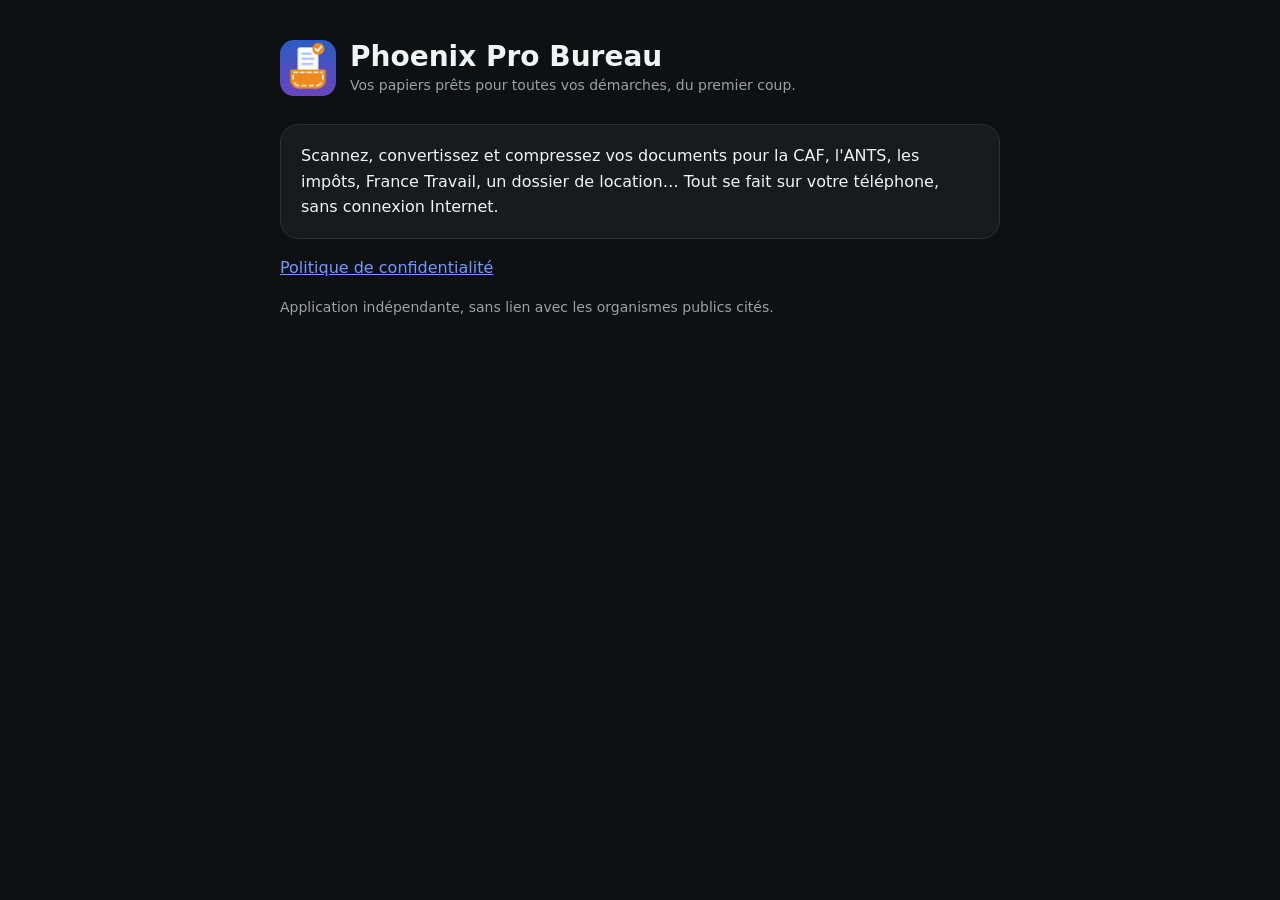
<file: docs/index.html>
<!doctype html>
<html lang="fr">
<head>
<meta charset="utf-8">
<meta name="viewport" content="width=device-width, initial-scale=1">
<title>Phoenix Pro Bureau</title>
<link rel="stylesheet" href="style.css">
</head>
<body>
<main>
<header><img src="icone.png" alt=""><div><h1>Phoenix Pro Bureau</h1><div class="discret">Vos papiers prêts pour toutes vos démarches, du premier coup.</div></div></header>
<div class="carte">Scannez, convertissez et compressez vos documents pour la CAF, l'ANTS, les impôts, France Travail, un dossier de location… Tout se fait sur votre téléphone, sans connexion Internet.</div>
<p><a href="confidentialite.html">Politique de confidentialité</a></p>
<p class="discret">Application indépendante, sans lien avec les organismes publics cités.</p>
</main>
</body>
</html>
</file>
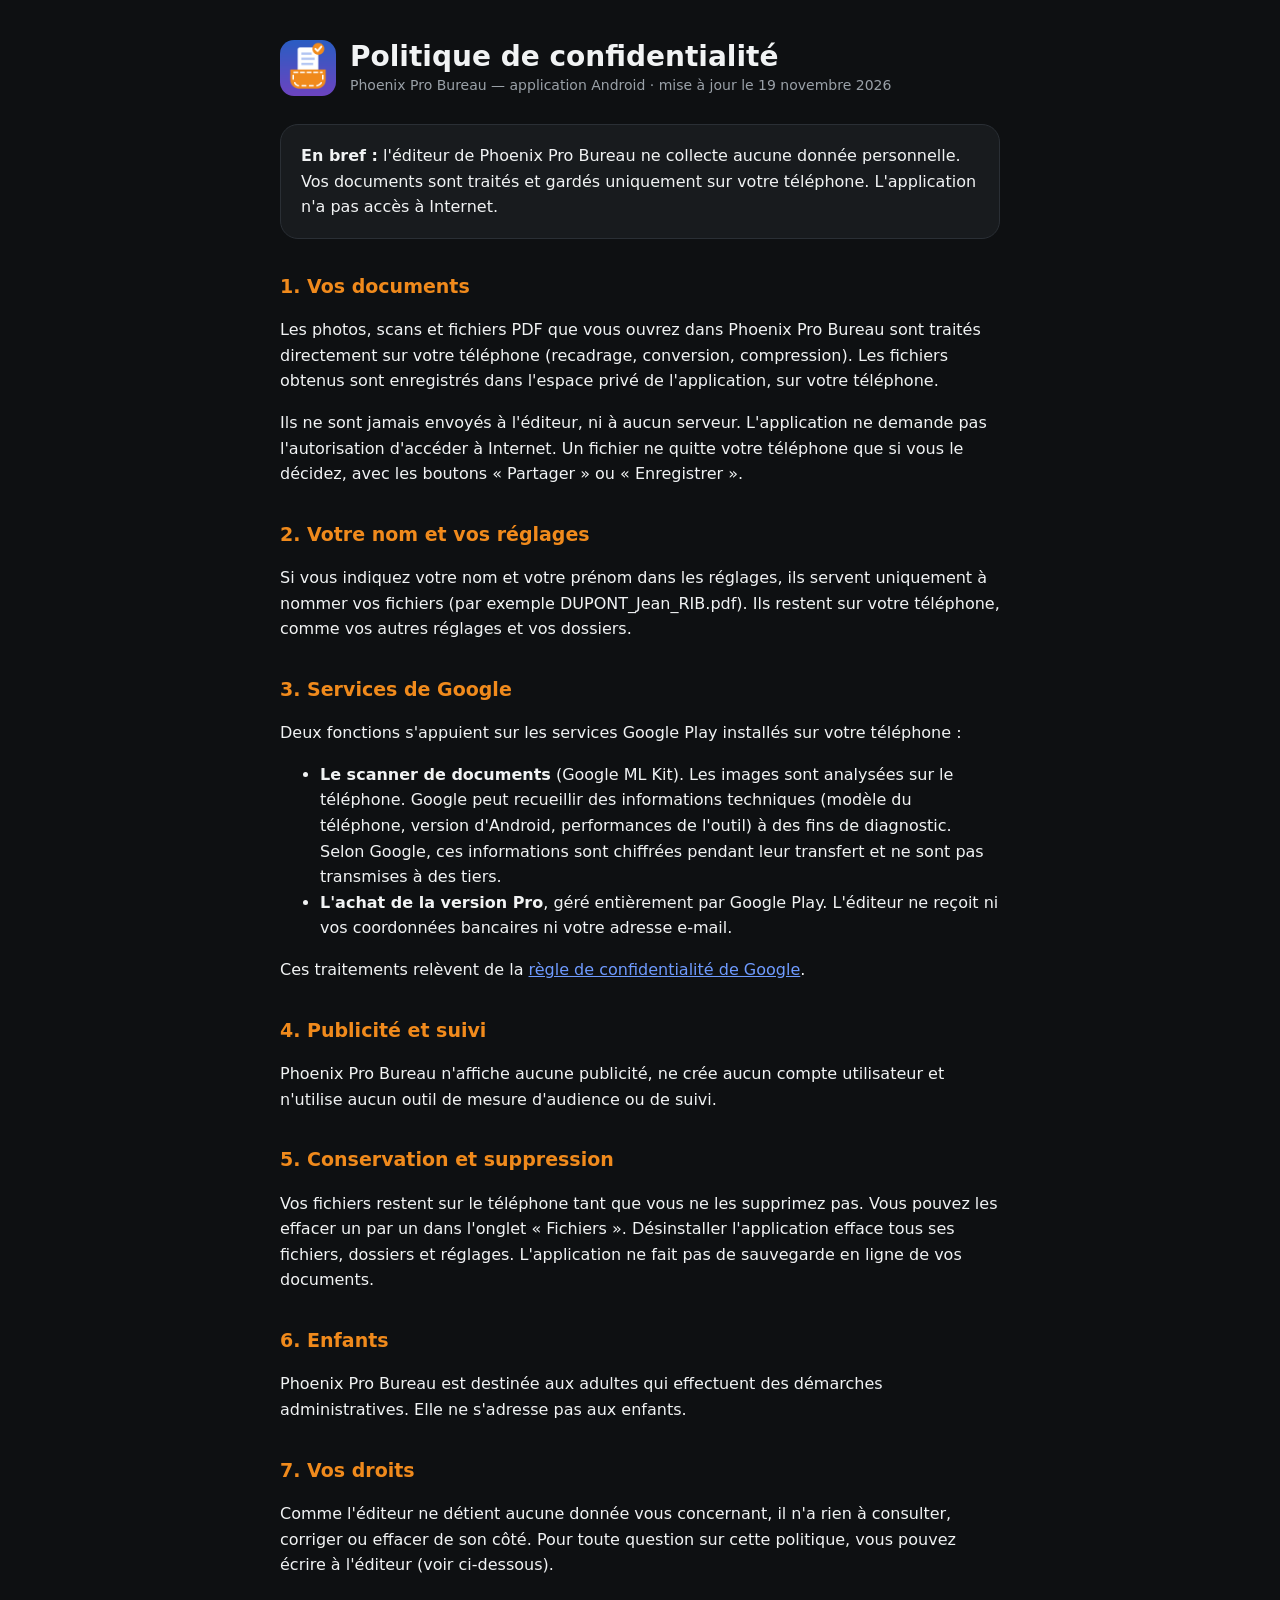
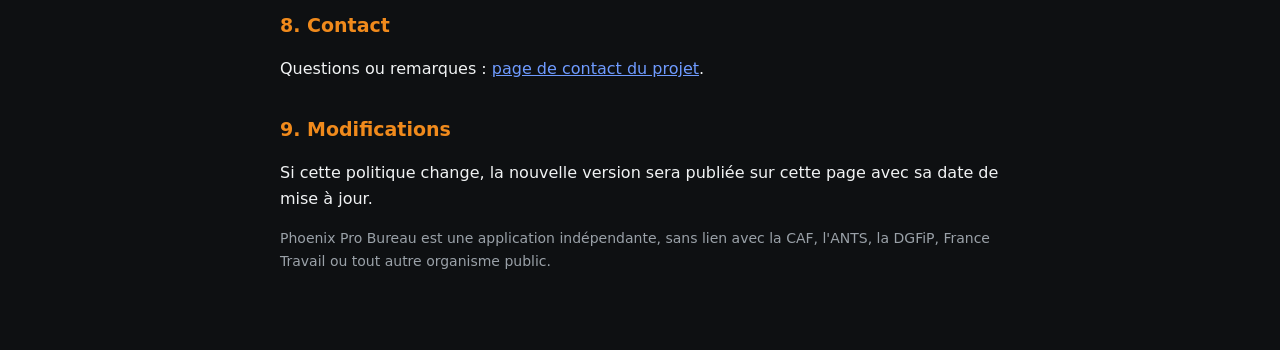
<file: docs/confidentialite.html>
<!doctype html>
<html lang="fr">
<head>
<meta charset="utf-8">
<meta name="viewport" content="width=device-width, initial-scale=1">
<title>Politique de confidentialité — Phoenix Pro Bureau</title>
<link rel="stylesheet" href="style.css">
</head>
<body>
<main>
<header><img src="icone.png" alt=""><div><h1>Politique de confidentialité</h1><div class="discret">Phoenix Pro Bureau — application Android · mise à jour le 19 novembre 2026</div></div></header>

<div class="carte"><strong>En bref :</strong> l'éditeur de Phoenix Pro Bureau ne collecte aucune donnée personnelle. Vos documents sont traités et gardés uniquement sur votre téléphone. L'application n'a pas accès à Internet.</div>

<h2>1. Vos documents</h2>
<p>Les photos, scans et fichiers PDF que vous ouvrez dans Phoenix Pro Bureau sont traités directement sur votre téléphone (recadrage, conversion, compression). Les fichiers obtenus sont enregistrés dans l'espace privé de l'application, sur votre téléphone.</p>
<p>Ils ne sont jamais envoyés à l'éditeur, ni à aucun serveur. L'application ne demande pas l'autorisation d'accéder à Internet. Un fichier ne quitte votre téléphone que si vous le décidez, avec les boutons « Partager » ou « Enregistrer ».</p>

<h2>2. Votre nom et vos réglages</h2>
<p>Si vous indiquez votre nom et votre prénom dans les réglages, ils servent uniquement à nommer vos fichiers (par exemple DUPONT_Jean_RIB.pdf). Ils restent sur votre téléphone, comme vos autres réglages et vos dossiers.</p>

<h2>3. Services de Google</h2>
<p>Deux fonctions s'appuient sur les services Google Play installés sur votre téléphone :</p>
<ul>
<li><strong>Le scanner de documents</strong> (Google ML Kit). Les images sont analysées sur le téléphone. Google peut recueillir des informations techniques (modèle du téléphone, version d'Android, performances de l'outil) à des fins de diagnostic. Selon Google, ces informations sont chiffrées pendant leur transfert et ne sont pas transmises à des tiers.</li>
<li><strong>L'achat de la version Pro</strong>, géré entièrement par Google Play. L'éditeur ne reçoit ni vos coordonnées bancaires ni votre adresse e-mail.</li>
</ul>
<p>Ces traitements relèvent de la <a href="https://policies.google.com/privacy?hl=fr">règle de confidentialité de Google</a>.</p>

<h2>4. Publicité et suivi</h2>
<p>Phoenix Pro Bureau n'affiche aucune publicité, ne crée aucun compte utilisateur et n'utilise aucun outil de mesure d'audience ou de suivi.</p>

<h2>5. Conservation et suppression</h2>
<p>Vos fichiers restent sur le téléphone tant que vous ne les supprimez pas. Vous pouvez les effacer un par un dans l'onglet « Fichiers ». Désinstaller l'application efface tous ses fichiers, dossiers et réglages. L'application ne fait pas de sauvegarde en ligne de vos documents.</p>

<h2>6. Enfants</h2>
<p>Phoenix Pro Bureau est destinée aux adultes qui effectuent des démarches administratives. Elle ne s'adresse pas aux enfants.</p>

<h2>7. Vos droits</h2>
<p>Comme l'éditeur ne détient aucune donnée vous concernant, il n'a rien à consulter, corriger ou effacer de son côté. Pour toute question sur cette politique, vous pouvez écrire à l'éditeur (voir ci-dessous).</p>

<h2>8. Contact</h2>
<p>Questions ou remarques : <a href="https://github.com/kidbeny-web/bureau-de-poche/issues">page de contact du projet</a>.</p>

<h2>9. Modifications</h2>
<p>Si cette politique change, la nouvelle version sera publiée sur cette page avec sa date de mise à jour.</p>

<p class="discret">Phoenix Pro Bureau est une application indépendante, sans lien avec la CAF, l'ANTS, la DGFiP, France Travail ou tout autre organisme public.</p>
</main>
</body>
</html>
</file>
<file: docs/style.css>
body{margin:0;background:#0E1012;color:#F1F3F4;font-family:Inter,system-ui,-apple-system,"Segoe UI",Roboto,sans-serif;line-height:1.6}
main{max-width:720px;margin:0 auto;padding:40px 20px 64px}
header{display:flex;align-items:center;gap:14px;margin-bottom:28px}
header img{width:56px;height:56px;border-radius:14px}
h1{font-size:28px;line-height:1.2;margin:0}
h2{font-size:19px;margin:32px 0 8px;color:#F08A1C}
p,li{font-size:16px}
.carte{background:#181B1E;border:1px solid #2A2F35;border-radius:18px;padding:18px 20px;margin:16px 0}
.discret{color:#9AA1A8;font-size:14px}
a{color:#6F9BFF}
</file>
